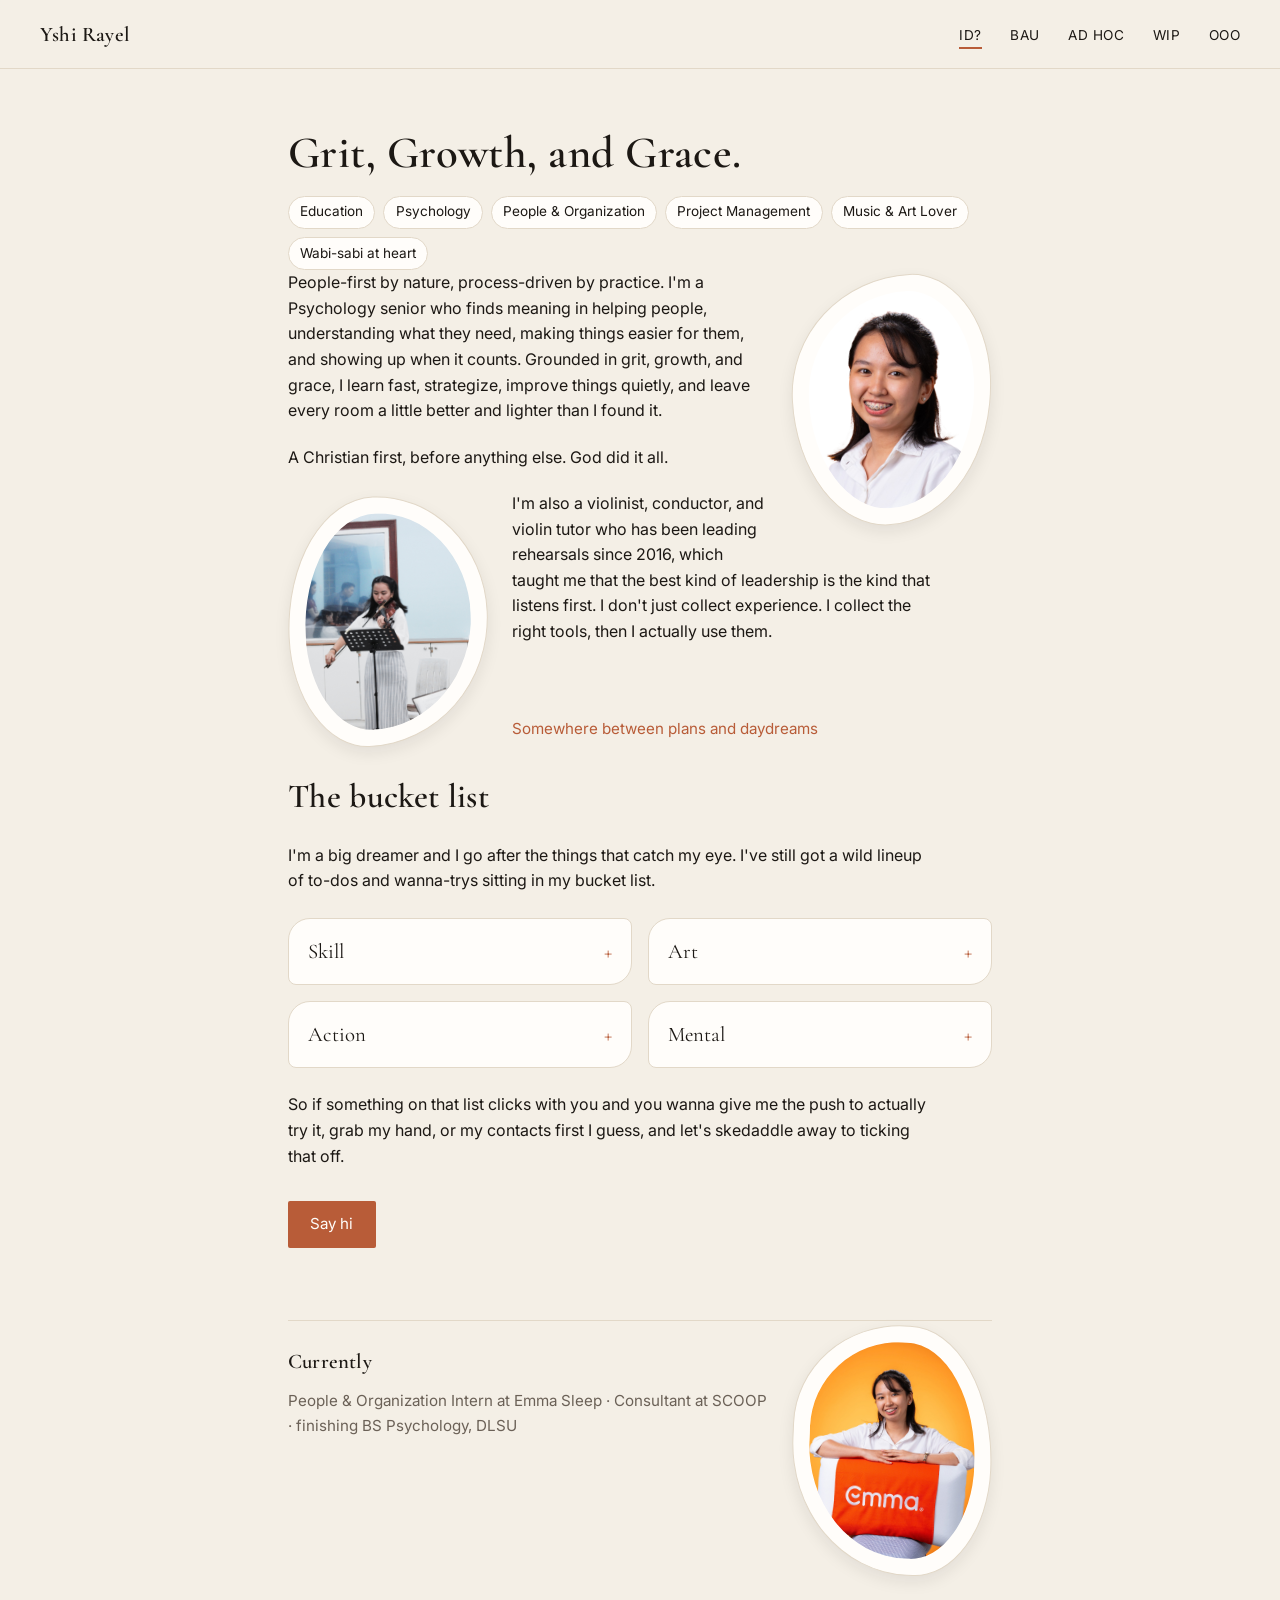
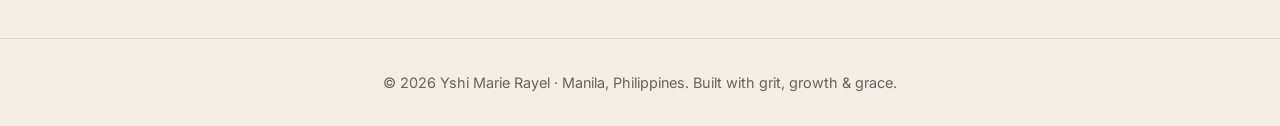
<file: index.html>
<!DOCTYPE html>
<html lang="en">
<head>
<meta charset="UTF-8">
<meta name="viewport" content="width=device-width, initial-scale=1.0">
<title>Yshi Marie Rayel</title>
<link href="https://fonts.googleapis.com/css2?family=Cormorant+Garamond:wght@500;600;700&family=Inter:wght@400;500;600&display=swap" rel="stylesheet">
<link rel="stylesheet" href="style.css">
</head>
<body>

<nav>
  <a href="index.html" class="logo">Yshi Rayel</a>
  <ul class="nav-links">
    <li><a href="index.html" aria-current="page">ID?</a></li>
    <li><a href="bau.html">BAU</a></li>
    <li><a href="adhoc.html">AD HOC</a></li>
    <li><a href="wip.html">WIP</a></li>
    <li><a href="ooo.html">OOO</a></li>
  </ul>
</nav>

<main>

  <section>
    <h1>Grit, Growth, and Grace.</h1>
    <div class="tag-row">
      <span class="tag">Education</span>
      <span class="tag">Psychology</span>
      <span class="tag">People &amp; Organization</span>
      <span class="tag">Project Management</span>
      <span class="tag">Music &amp; Art Lover</span>
      <span class="tag">Wabi-sabi at heart</span>
    </div>

    <div class="photo-blob blob-a photo-accent">
      <img src="images/id_mawi.png" alt="Yshi, candid">
    </div>

    <p>People-first by nature, process-driven by practice. I'm a Psychology senior who finds meaning in helping people, understanding what they need, making things easier for them, and showing up when it counts. Grounded in grit, growth, and grace, I learn fast, strategize, improve things quietly, and leave every room a little better and lighter than I found it.</p>

    <p>A Christian first, before anything else. God did it all.</p>

    <div class="photo-blob blob-b photo-scatter tilt-left">
      <img src="images/violin_standing.png" alt="Standing with violin">
    </div>

    <p>I'm also a violinist, conductor, and violin tutor who has been leading rehearsals since 2016, which taught me that the best kind of leadership is the kind that listens first. I don't just collect experience. I collect the right tools, then I actually use them.</p>
  </section>

  <section>
    <p class="eyebrow">Somewhere between plans and daydreams</p>
    <h2>The bucket list</h2>
    <p>I'm a big dreamer and I go after the things that catch my eye. I've still got a wild lineup of to-dos and wanna-trys sitting in my bucket list.</p>

    <div class="bucket-grid">

      <details class="bucket-cat">
        <summary>Skill</summary>
        <div class="bucket-chips">
          <span class="chip">LET</span>
          <span class="chip">aPHRi</span>
          <span class="chip">Six Sigma</span>
          <span class="chip">PM cert (PMI)</span>
          <span class="chip">own school</span>
        </div>
      </details>

      <details class="bucket-cat">
        <summary>Art</summary>
        <div class="bucket-chips">
          <span class="chip">musical instruments</span>
          <span class="chip">painting</span>
          <span class="chip">drawing</span>
          <span class="chip egg">poetry <a href="#" title="link holder — add proof here someday">✎</a></span>
          <span class="chip">crochet</span>
          <span class="chip">sewing</span>
        </div>
      </details>

      <details class="bucket-cat">
        <summary>Action</summary>
        <div class="bucket-chips">
          <span class="chip">archery</span>
          <span class="chip">roller skating</span>
          <span class="chip">travelling</span>
          <span class="chip">thrifting</span>
        </div>
      </details>

      <details class="bucket-cat">
        <summary>Mental</summary>
        <div class="bucket-chips">
          <span class="chip">coding</span>
          <span class="chip">reading books</span>
        </div>
      </details>

    </div>

    <p style="margin-top:1.5rem">So if something on that list clicks with you and you wanna give me the push to actually try it, grab my hand, or my contacts first I guess, and let's skedaddle away to ticking that off.</p>

    <div class="cta-row">
      <a class="cta" href="ooo.html">Say hi</a>
    </div>
  </section>

  <section>
    <div class="photo-blob blob-c photo-scatter tilt-right">
      <img src="images/emma_pillow.png" alt="At Emma Sleep">
    </div>
    <div class="entry">
      <div class="entry-header"><h3>Currently</h3></div>
      <p class="meta">People &amp; Organization Intern at Emma Sleep · Consultant at SCOOP · finishing BS Psychology, DLSU</p>
    </div>
  </section>

</main>

<footer>
  © 2026 Yshi Marie Rayel · Manila, Philippines. Built with grit, growth &amp; grace.
</footer>

</body>
</html>
</file>
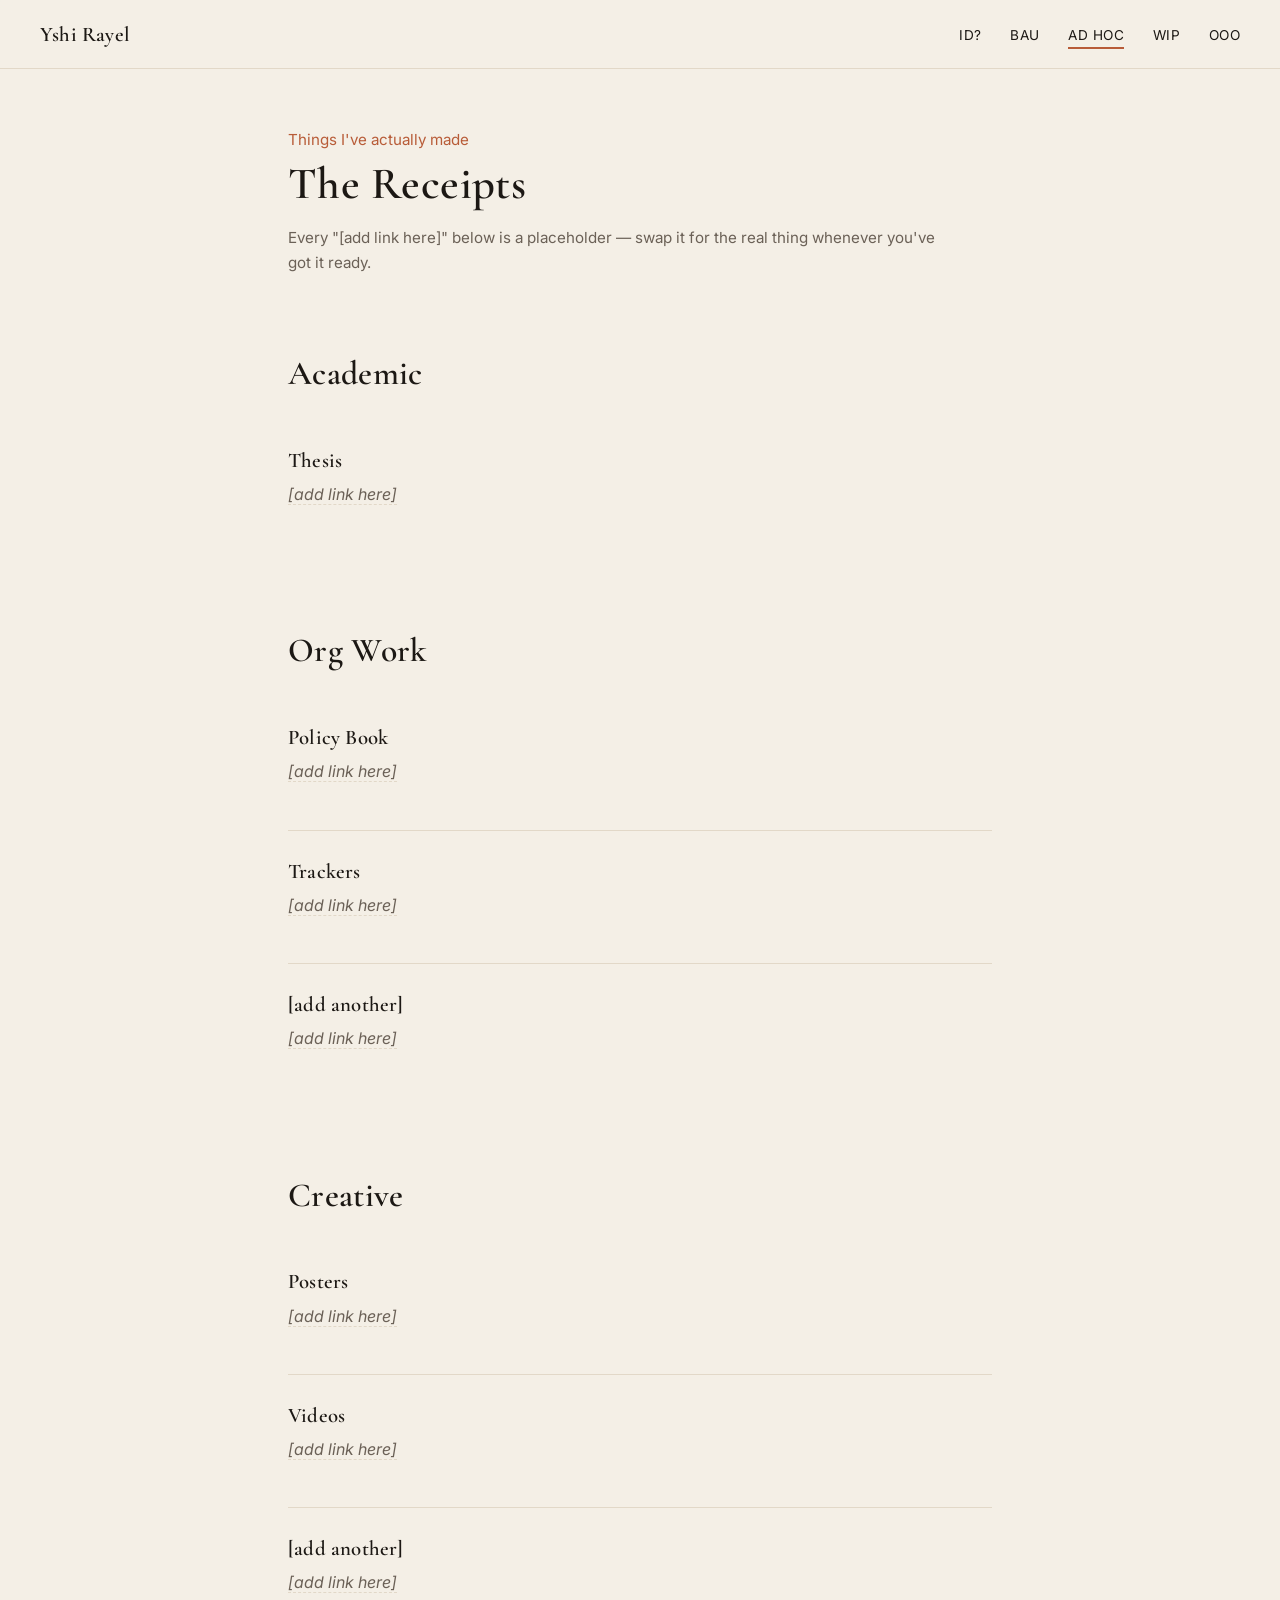
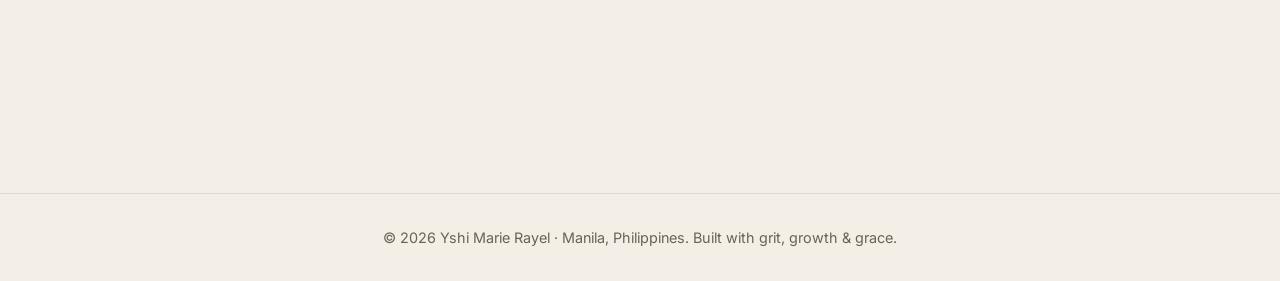
<file: adhoc.html>
<!DOCTYPE html>
<html lang="en">
<head>
<meta charset="UTF-8">
<meta name="viewport" content="width=device-width, initial-scale=1.0">
<title>AD HOC — Yshi Marie Rayel</title>
<link href="https://fonts.googleapis.com/css2?family=Cormorant+Garamond:wght@500;600;700&family=Inter:wght@400;500;600&display=swap" rel="stylesheet">
<link rel="stylesheet" href="style.css">
</head>
<body>

<nav>
  <a href="index.html" class="logo">Yshi Rayel</a>
  <ul class="nav-links">
    <li><a href="index.html">ID?</a></li>
    <li><a href="bau.html">BAU</a></li>
    <li><a href="adhoc.html" aria-current="page">AD HOC</a></li>
    <li><a href="wip.html">WIP</a></li>
    <li><a href="ooo.html">OOO</a></li>
  </ul>
</nav>

<main>

  <section>
    <p class="eyebrow">Things I've actually made</p>
    <h1>The Receipts</h1>
    <p class="meta">Every "[add link here]" below is a placeholder — swap it for the real thing whenever you've got it ready.</p>
  </section>

  <section>
    <h2>Academic</h2>
    <div class="entry">
      <h3>Thesis</h3>
      <p><a class="placeholder-link" href="#">[add link here]</a></p>
    </div>
  </section>

  <section>
    <h2>Org Work</h2>
    <div class="entry">
      <h3>Policy Book</h3>
      <p><a class="placeholder-link" href="#">[add link here]</a></p>
    </div>
    <div class="entry">
      <h3>Trackers</h3>
      <p><a class="placeholder-link" href="#">[add link here]</a></p>
    </div>
    <div class="entry">
      <h3>[add another]</h3>
      <p><a class="placeholder-link" href="#">[add link here]</a></p>
    </div>
  </section>

  <section>
    <h2>Creative</h2>
    <div class="entry">
      <h3>Posters</h3>
      <p><a class="placeholder-link" href="#">[add link here]</a></p>
    </div>
    <div class="entry">
      <h3>Videos</h3>
      <p><a class="placeholder-link" href="#">[add link here]</a></p>
    </div>
    <div class="entry">
      <h3>[add another]</h3>
      <p><a class="placeholder-link" href="#">[add link here]</a></p>
    </div>
  </section>

</main>

<footer>
  © 2026 Yshi Marie Rayel · Manila, Philippines. Built with grit, growth &amp; grace.
</footer>

</body>
</html>
</file>
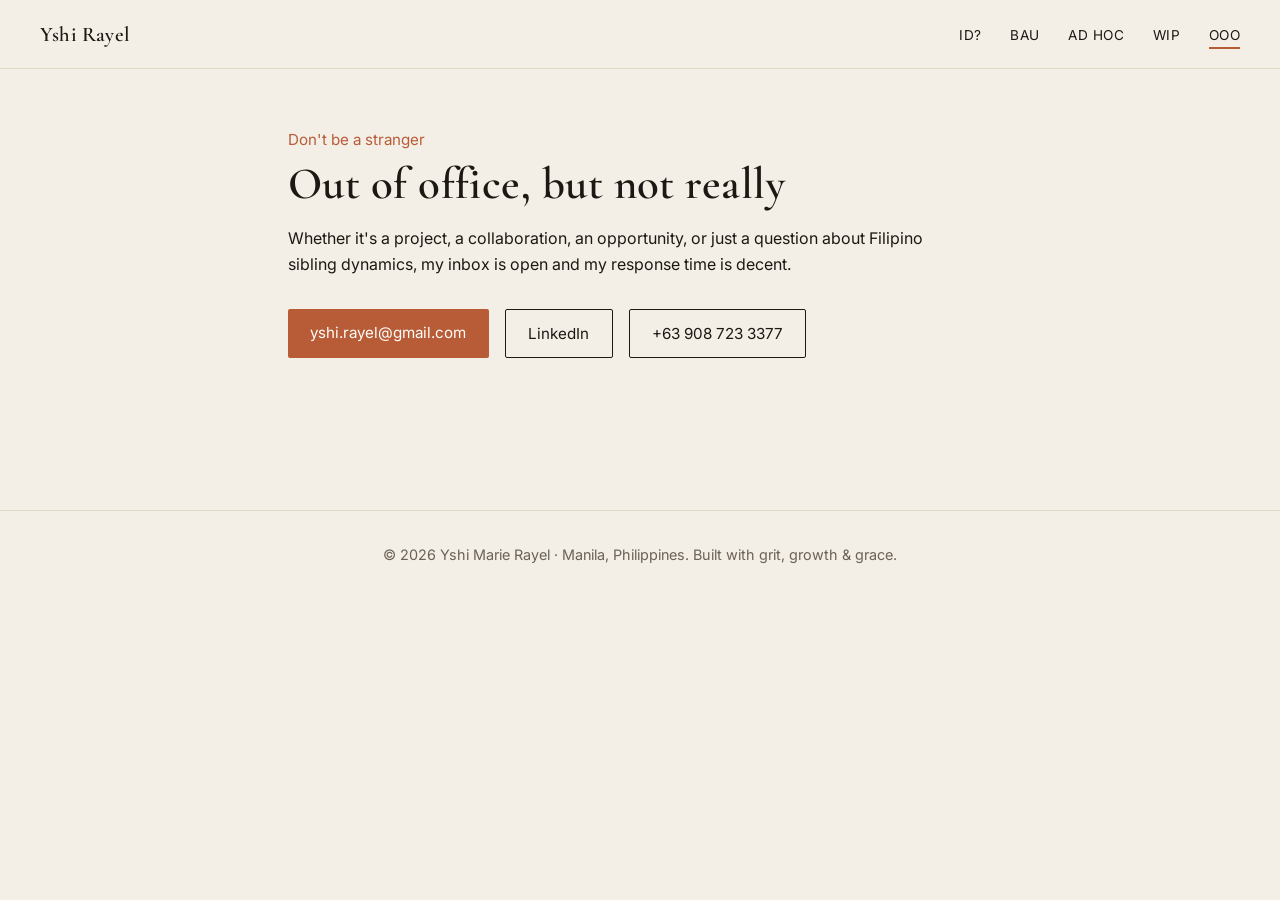
<file: ooo.html>
<!DOCTYPE html>
<html lang="en">
<head>
<meta charset="UTF-8">
<meta name="viewport" content="width=device-width, initial-scale=1.0">
<title>OOO — Yshi Marie Rayel</title>
<link href="https://fonts.googleapis.com/css2?family=Cormorant+Garamond:wght@500;600;700&family=Inter:wght@400;500;600&display=swap" rel="stylesheet">
<link rel="stylesheet" href="style.css">
</head>
<body>

<nav>
  <a href="index.html" class="logo">Yshi Rayel</a>
  <ul class="nav-links">
    <li><a href="index.html">ID?</a></li>
    <li><a href="bau.html">BAU</a></li>
    <li><a href="adhoc.html">AD HOC</a></li>
    <li><a href="wip.html">WIP</a></li>
    <li><a href="ooo.html" aria-current="page">OOO</a></li>
  </ul>
</nav>

<main>

  <section>
    <p class="eyebrow">Don't be a stranger</p>
    <h1>Out of office, but not really</h1>
    <p>Whether it's a project, a collaboration, an opportunity, or just a question about Filipino sibling dynamics, my inbox is open and my response time is decent.</p>

    <div class="cta-row">
      <a class="cta" href="mailto:yshi.rayel@gmail.com">yshi.rayel@gmail.com</a>
      <a class="cta secondary" href="https://www.linkedin.com/in/yshi-marie-rayel">LinkedIn</a>
      <a class="cta secondary" href="tel:+639087233377">+63 908 723 3377</a>
    </div>
  </section>

</main>

<footer>
  © 2026 Yshi Marie Rayel · Manila, Philippines. Built with grit, growth &amp; grace.
</footer>

</body>
</html>
</file>
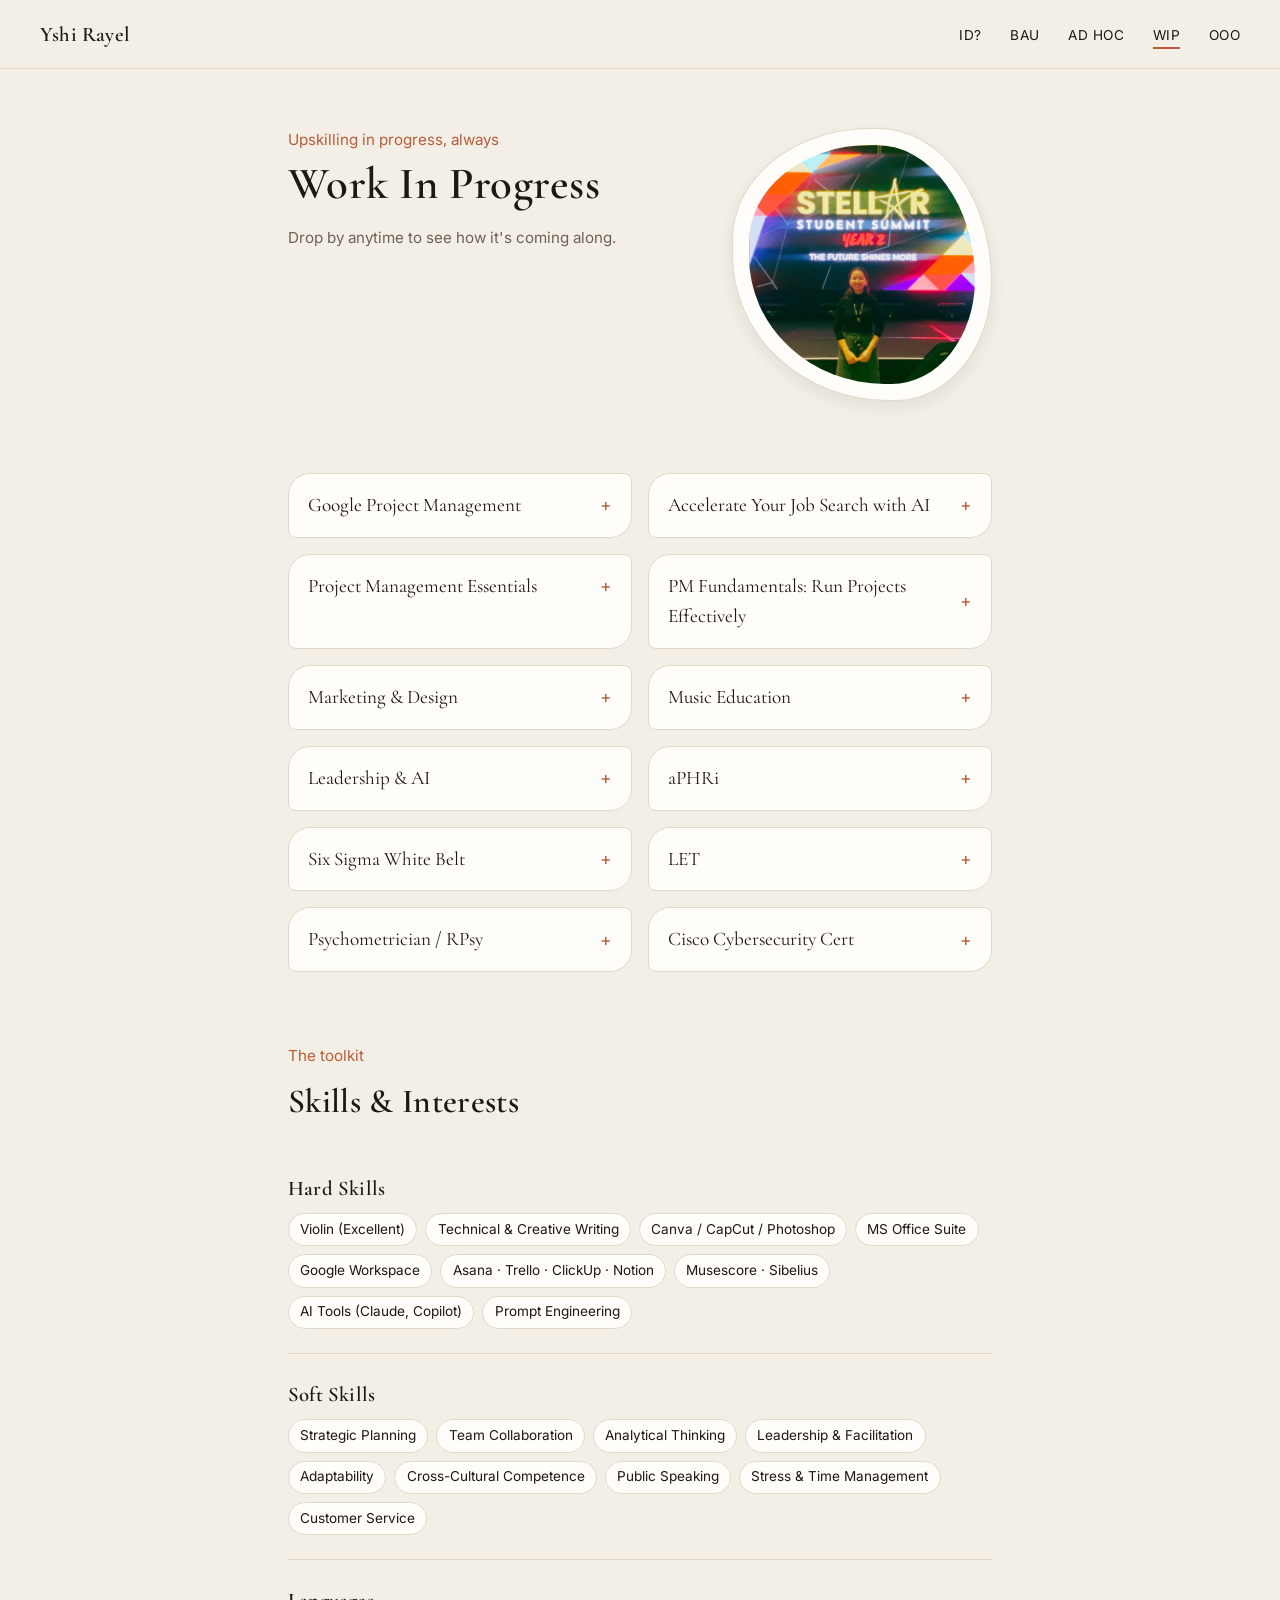
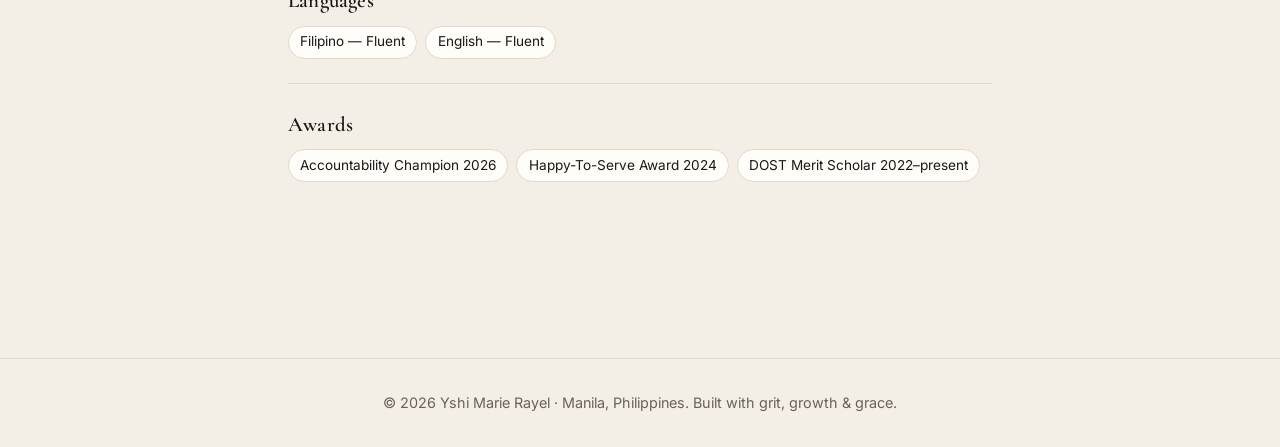
<file: wip.html>
<!DOCTYPE html>
<html lang="en">
<head>
<meta charset="UTF-8">
<meta name="viewport" content="width=device-width, initial-scale=1.0">
<title>WIP — Yshi Marie Rayel</title>
<link href="https://fonts.googleapis.com/css2?family=Cormorant+Garamond:wght@500;600;700&family=Inter:wght@400;500;600&display=swap" rel="stylesheet">
<link rel="stylesheet" href="style.css">
</head>
<body>

<nav>
  <a href="index.html" class="logo">Yshi Rayel</a>
  <ul class="nav-links">
    <li><a href="index.html">ID?</a></li>
    <li><a href="bau.html">BAU</a></li>
    <li><a href="adhoc.html">AD HOC</a></li>
    <li><a href="wip.html" aria-current="page">WIP</a></li>
    <li><a href="ooo.html">OOO</a></li>
  </ul>
</nav>

<main>

  <section>
    <div class="wip-hero">
      <div class="wip-hero-text">
        <p class="eyebrow">Upskilling in progress, always</p>
        <h1>Work In Progress</h1>
        <p class="meta">Drop by anytime to see how it's coming along.</p>
      </div>
      <div class="photo-blob blob-c photo-hero-large">
        <img src="images/BPI.png" alt="BPI">
      </div>
    </div>
  </section>

  <section>
    <div class="cert-grid">

      <details class="cert-cluster">
        <summary>Google Project Management <span class="toggle"></span></summary>
        <div class="cluster-body">
          <div class="cluster-item">
            <h4>Specialization <span class="status done">Done</span></h4>
            <p class="meta">Google / Coursera · May 2025</p>
            <p>The full track, this is the one I lean on most when I'm structuring a project end to end at SCOOP or Street Smart.</p>
            <p><a class="placeholder-link" href="#">[add certificate link]</a></p>
          </div>
          <div class="cluster-item">
            <h4>Foundations, Initiation, Planning, Execution, Agile, Capstone <span class="status done">Done</span></h4>
            <p class="meta">Google / Coursera · May 2025 · 6 individual certificates</p>
            <p>The six that make up the specialization, each one taught me a different phase of actually running a project instead of just starting one.</p>
            <p><a class="placeholder-link" href="#">[add certificate link]</a></p>
          </div>
        </div>
      </details>

      <details class="cert-cluster">
        <summary>Accelerate Your Job Search with AI <span class="toggle"></span></summary>
        <div class="cluster-body">
          <div class="cluster-item">
            <span class="status done">Done</span>
            <p class="meta">Google · May 2025</p>
            <p>This is basically where my prompting habit started, half the reason I can get a tool like this one to actually do what I need.</p>
            <p><a class="placeholder-link" href="#">[add certificate link]</a></p>
          </div>
        </div>
      </details>

      <details class="cert-cluster">
        <summary>Project Management Essentials <span class="toggle"></span></summary>
        <div class="cluster-body">
          <div class="cluster-item">
            <span class="status done">Done</span>
            <p class="meta">Howard University · May 2025</p>
            <p>Filled in the gaps the Google track didn't cover, more of the classic PM fundamentals.</p>
            <p><a class="placeholder-link" href="#">[add certificate link]</a></p>
          </div>
        </div>
      </details>

      <details class="cert-cluster">
        <summary>PM Fundamentals: Run Projects Effectively <span class="toggle"></span></summary>
        <div class="cluster-body">
          <div class="cluster-item">
            <span class="status done">Done</span>
            <p class="meta">Udemy · Nov 2025</p>
            <p>A faster, scrappier PM course, good for when I just needed a refresher between actual projects.</p>
            <p><a class="placeholder-link" href="#">[add certificate link]</a></p>
          </div>
        </div>
      </details>

      <details class="cert-cluster">
        <summary>Marketing &amp; Design <span class="toggle"></span></summary>
        <div class="cluster-body">
          <div class="cluster-item">
            <h4>Introduction to Marketing <span class="status done">Done</span></h4>
            <p class="meta">The Wharton School · Jan 2026</p>
            <p>Useful whenever I'm thinking about how to actually pitch an idea, not just build it.</p>
            <p><a class="placeholder-link" href="#">[add certificate link]</a></p>
          </div>
          <div class="cluster-item">
            <h4>Graphic Design Essentials · Marketing with Canva · Canva for Work <span class="status done">Done</span></h4>
            <p class="meta">Canva · Oct 2025</p>
            <p>This is where all my posters, decks, and promo materials actually come from.</p>
            <p><a class="placeholder-link" href="#">[add certificate link]</a></p>
          </div>
        </div>
      </details>

      <details class="cert-cluster">
        <summary>Music Education <span class="toggle"></span></summary>
        <div class="cluster-body">
          <div class="cluster-item">
            <h4>Teaching the Violin and Viola: Creating a Healthy Foundation <span class="status done">Done</span></h4>
            <p class="meta">Northwestern University Bienen School of Music · May 2023</p>
            <p>This shaped how I actually tutor now, more about building good habits early than just correcting mistakes later.</p>
            <p><a class="placeholder-link" href="#">[add certificate link]</a></p>
          </div>
          <div class="cluster-item">
            <h4>Fundamentals of Rehearsing Music Ensembles <span class="status done">Done</span></h4>
            <p class="meta">UNC Chapel Hill · Apr 2025</p>
            <p>I use this to hone my conducting skills, keeping rehearsals efficient and the whole orchestra actually engaged instead of just going through the motions.</p>
            <p><a class="placeholder-link" href="#">[add certificate link]</a></p>
          </div>
        </div>
      </details>

      <details class="cert-cluster">
        <summary>Leadership &amp; AI <span class="toggle"></span></summary>
        <div class="cluster-body">
          <div class="cluster-item">
            <h4>Claude 101 <span class="status done">Done</span></h4>
            <p class="meta">Anthropic</p>
            <p>The basics behind how I actually get the most out of a tool like this one.</p>
            <p><a class="placeholder-link" href="#">[add certificate link]</a></p>
          </div>
          <div class="cluster-item">
            <h4>McKinsey Org Course <span class="status done">Done</span></h4>
            <p class="meta">July 2026</p>
            <p>Changed how I think about structuring a team, less about titles, more about how work actually flows.</p>
            <p><a class="placeholder-link" href="#">[add certificate link]</a></p>
          </div>
          <div class="cluster-item">
            <h4>Aspire Leaders Program <span class="status done">Done</span></h4>
            <p class="meta">July 2026</p>
            <p>Pushed me to think past just managing people, toward actually developing them.</p>
            <p><a class="placeholder-link" href="#">[add certificate link]</a></p>
          </div>
        </div>
      </details>

      <details class="cert-cluster">
        <summary>aPHRi <span class="toggle"></span></summary>
        <div class="cluster-body">
          <div class="cluster-item">
            <span class="status progress">In Progress</span>
            <p class="meta">HRCI · financial aid application in motion with Coursera</p>
            <p>The credential that actually backs up the HR work I've already been doing, on paper this time.</p>
          </div>
        </div>
      </details>

      <details class="cert-cluster">
        <summary>Six Sigma White Belt <span class="toggle"></span></summary>
        <div class="cluster-body">
          <div class="cluster-item">
            <span class="status progress">In Progress</span>
            <p class="meta">Targeting completion before end of 2026</p>
            <p>Wanted a sharper process-improvement lens to bring back into SCOOP and Emma both.</p>
          </div>
        </div>
      </details>

      <details class="cert-cluster">
        <summary>LET <span class="toggle"></span></summary>
        <div class="cluster-body">
          <div class="cluster-item">
            <span class="status parked">Parked</span>
            <p class="meta">Licensure Exam for Teachers · review starts Jan 2027, exam March 2027</p>
            <p>The one that actually gets me closer to Galing Academy.</p>
          </div>
        </div>
      </details>

      <details class="cert-cluster">
        <summary>Psychometrician / RPsy <span class="toggle"></span></summary>
        <div class="cluster-body">
          <div class="cluster-item">
            <span class="status parked">Parked</span>
            <p class="meta">Registered Psychologist path · genuinely long-term, no timeline yet</p>
            <p>A faraway dream, but one I haven't let go of.</p>
          </div>
        </div>
      </details>

      <details class="cert-cluster">
        <summary>Cisco Cybersecurity Cert <span class="toggle"></span></summary>
        <div class="cluster-body">
          <div class="cluster-item">
            <span class="status parked">Parked</span>
            <p class="meta">lol, someday</p>
          </div>
        </div>
      </details>

    </div>
  </section>

  <section>
    <p class="eyebrow">The toolkit</p>
    <h2>Skills &amp; Interests</h2>

    <div class="entry">
      <h3>Hard Skills</h3>
      <div class="tag-row">
        <span class="tag">Violin (Excellent)</span>
        <span class="tag">Technical &amp; Creative Writing</span>
        <span class="tag">Canva / CapCut / Photoshop</span>
        <span class="tag">MS Office Suite</span>
        <span class="tag">Google Workspace</span>
        <span class="tag">Asana · Trello · ClickUp · Notion</span>
        <span class="tag">Musescore · Sibelius</span>
        <span class="tag">AI Tools (Claude, Copilot)</span>
        <span class="tag">Prompt Engineering</span>
      </div>
    </div>

    <div class="entry">
      <h3>Soft Skills</h3>
      <div class="tag-row">
        <span class="tag">Strategic Planning</span>
        <span class="tag">Team Collaboration</span>
        <span class="tag">Analytical Thinking</span>
        <span class="tag">Leadership &amp; Facilitation</span>
        <span class="tag">Adaptability</span>
        <span class="tag">Cross-Cultural Competence</span>
        <span class="tag">Public Speaking</span>
        <span class="tag">Stress &amp; Time Management</span>
        <span class="tag">Customer Service</span>
      </div>
    </div>

    <div class="entry">
      <h3>Languages</h3>
      <div class="tag-row">
        <span class="tag">Filipino — Fluent</span>
        <span class="tag">English — Fluent</span>
      </div>
    </div>

    <div class="entry">
      <h3>Awards</h3>
      <div class="tag-row">
        <span class="tag">Accountability Champion 2026</span>
        <span class="tag">Happy-To-Serve Award 2024</span>
        <span class="tag">DOST Merit Scholar 2022–present</span>
      </div>
    </div>
  </section>

</main>

<footer>
  © 2026 Yshi Marie Rayel · Manila, Philippines. Built with grit, growth &amp; grace.
</footer>

</body>
</html>
</file>
<file: style.css>
:root{
  --cream:#f4efe6;
  --ink:#1c1814;
  --rust:#b85c38;
  --paper:#fffdfa;
  --line:#e2d8c8;
  --muted:#6b6157;
  --done:#6b7d4f;
  --parked:#a39a8c;
}

*{margin:0;padding:0;box-sizing:border-box}
html{scroll-behavior:smooth}

body{
  background:var(--cream);
  color:var(--ink);
  font-family:'Inter',system-ui,sans-serif;
  font-size:16px;
  line-height:1.6;
}

h1,h2,h3,.logo{
  font-family:'Cormorant Garamond',serif;
  font-weight:600;
  letter-spacing:.01em;
}

a{color:inherit;text-decoration:none}

/* ---------- Nav ---------- */
nav{
  position:fixed;
  top:0;left:0;right:0;
  padding:1.1rem 2.5rem;
  display:flex;
  justify-content:space-between;
  align-items:center;
  background:rgba(244,239,230,.92);
  backdrop-filter:blur(6px);
  border-bottom:1px solid var(--line);
  z-index:100;
}

.logo{font-size:1.3rem}

.nav-links{display:flex;gap:1.8rem;list-style:none}

.nav-links a{
  font-size:.85rem;
  letter-spacing:.03em;
  padding:.3rem 0;
  border-bottom:2px solid transparent;
  transition:border-color .2s ease;
}

.nav-links a:hover,
.nav-links a[aria-current="page"]{ border-color:var(--rust) }

/* ---------- Layout ---------- */
main{max-width:760px;margin:0 auto;padding:8rem 1.75rem 5rem}
section{margin-bottom:4.5rem}

.eyebrow{color:var(--rust);font-size:.95rem;margin-bottom:.4rem}

h1{font-size:2.8rem;line-height:1.15;margin-bottom:1rem}
h2{font-size:2.1rem;margin-bottom:1.2rem}
h3{font-size:1.3rem;margin-bottom:.3rem}

p{margin-bottom:1rem;max-width:65ch}

.meta{color:var(--muted);font-size:.95rem;margin-bottom:1.5rem}

.cta{
  display:inline-block;
  margin-top:.5rem;
  padding:.7rem 1.4rem;
  background:var(--rust);
  color:var(--paper);
  border-radius:2px;
  font-size:.95rem;
}
.cta.secondary{background:transparent;border:1px solid var(--ink);color:var(--ink)}
.cta-row{display:flex;gap:1rem;flex-wrap:wrap;margin-top:1.5rem}

/* ---------- Tag row (identity tags on ID? page) ---------- */
.tag-row{display:flex;flex-wrap:wrap;gap:.5rem;margin-top:.5rem}
.tag{
  font-size:.85rem;
  padding:.3rem .7rem;
  background:var(--paper);
  border:1px solid var(--line);
  border-radius:20px;
}

/* ---------- Small aside note (placeholders needing her input) ---------- */
.note{
  font-style:italic;
  color:var(--muted);
  font-size:.9rem;
  border-left:2px solid var(--line);
  padding-left:.9rem;
  margin:.8rem 0 1.5rem;
}

/* ---------- Short values line (droit a la deconnexion) ---------- */
.values-line{
  font-size:.95rem;
  color:var(--muted);
  border-top:1px solid var(--line);
  border-bottom:1px solid var(--line);
  padding:.8rem 0;
  margin-bottom:2rem;
}
.values-line strong{color:var(--ink)}

/* ---------- Entries (resume-style roles) ---------- */
.entry{padding:1.5rem 0;border-top:1px solid var(--line)}
.entry:first-of-type{border-top:none}
.entry-header{display:flex;justify-content:space-between;flex-wrap:wrap;gap:.3rem;margin-bottom:.4rem}
.entry ul{margin-left:1.2rem;margin-bottom:.5rem}

/* ---------- Photo blobs ---------- */
.photo-blob{
  background:var(--paper);
  border:1px solid var(--line);
  display:flex;align-items:center;justify-content:center;
  color:var(--muted);font-size:.8rem;text-align:center;padding:1rem;
  object-fit:cover;
  box-shadow:0 6px 16px rgba(28,24,20,.08);
  transition:transform .3s ease;
}
.photo-blob img{width:100%;height:100%;object-fit:cover;border-radius:inherit}

.blob-a{ border-radius:62% 38% 55% 45% / 48% 42% 58% 52%; }
.blob-b{ border-radius:45% 55% 62% 38% / 55% 48% 52% 45%; }
.blob-c{ border-radius:55% 45% 38% 62% / 42% 58% 45% 55%; }

.photo-accent{
  width:200px;
  aspect-ratio:4/5;
  float:right;
  margin:.3rem 0 1.5rem 1.5rem;
  transform:rotate(-3deg);
}
.photo-accent:hover{transform:rotate(-8deg)}

.photo-scatter{width:200px;aspect-ratio:4/5;margin:.3rem 0 1.5rem}
.photo-scatter.tilt-left{float:left;margin-right:1.5rem;transform:rotate(-2.5deg)}
.photo-scatter.tilt-left:hover{transform:rotate(-7deg)}
.photo-scatter.tilt-right{float:right;margin-left:1.5rem;transform:rotate(2.5deg)}
.photo-scatter.tilt-right:hover{transform:rotate(7deg)}

/* smaller variant for resume-style pages where text should stay dominant */
.photo-mini{
  width:120px;
  aspect-ratio:4/5;
  float:right;
  margin:.2rem 0 1rem 1.2rem;
  transform:rotate(2deg);
}
.photo-mini:hover{transform:rotate(6deg)}

h1,h2,h3{clear:both}

p{margin-bottom:1.3rem}

@media (prefers-reduced-motion:reduce){
  .photo-blob,.photo-accent,.photo-scatter{transition:none}
}

/* ---------- Bucket list: 2x2 category grid, tap/click to open ---------- */
.bucket-grid{
  display:grid;
  grid-template-columns:1fr 1fr;
  gap:1rem;
  margin-top:1.5rem;
}

.bucket-cat{
  background:var(--paper);
  border:1px solid var(--line);
  border-radius:22px 8px 22px 8px;
  padding:1rem 1.2rem;
}

.bucket-cat summary{
  cursor:pointer;
  font-family:'Cormorant Garamond',serif;
  font-size:1.3rem;
  list-style:none;
}
.bucket-cat summary::-webkit-details-marker{display:none}
.bucket-cat summary::after{
  content:'+';
  float:right;
  color:var(--rust);
}
.bucket-cat[open] summary::after{content:'\2013'}

.bucket-chips{
  display:flex;flex-wrap:wrap;gap:.5rem;
  margin-top:.9rem;
}

.chip{
  font-size:.85rem;
  padding:.4rem .8rem;
  background:var(--cream);
  border:1px solid var(--line);
  border-radius:16px 6px 16px 6px;
}

.chip.egg a{color:var(--rust);margin-left:.3rem}

@media (max-width:640px){
  .bucket-grid{grid-template-columns:1fr}
}

/* ---------- Certs / status tags ---------- */
.status{
  display:inline-block;
  font-size:.75rem;
  padding:.15rem .6rem;
  border-radius:12px;
  margin-left:.5rem;
  vertical-align:middle;
}
.status.done{background:var(--done);color:var(--paper)}
.status.progress{border:1px solid var(--rust);color:var(--rust)}
.status.parked{border:1px solid var(--parked);color:var(--parked)}

/* ---------- WIP hero: flex layout so photo doesn't create dead whitespace ---------- */
.wip-hero{
  display:flex;
  align-items:flex-start;
  justify-content:space-between;
  gap:2rem;
  flex-wrap:wrap;
}
.wip-hero-text{flex:1 1 260px}

.photo-hero-large{
  width:260px;
  aspect-ratio:1/1.05;
  flex-shrink:0;
}

@media (max-width:640px){
  .wip-hero{flex-wrap:wrap-reverse}
  .photo-hero-large{width:200px;margin:0 auto}
}

/* ---------- Cert clusters: expandable cards, grouped by cert not by status ---------- */
.cert-grid{
  display:grid;
  grid-template-columns:1fr 1fr;
  gap:1rem;
  margin-top:1.5rem;
}
@media (max-width:640px){ .cert-grid{grid-template-columns:1fr} }

.cert-cluster{
  background:var(--paper);
  border:1px solid var(--line);
  border-radius:22px 8px 22px 8px;
  padding:1rem 1.2rem;
  transition:box-shadow .25s ease;
}
.cert-cluster:hover{ box-shadow:0 8px 20px rgba(28,24,20,.1) }

.cert-cluster summary{
  cursor:pointer;
  font-family:'Cormorant Garamond',serif;
  font-size:1.2rem;
  list-style:none;
  display:flex;
  justify-content:space-between;
  align-items:center;
  gap:.5rem;
}
.cert-cluster summary::-webkit-details-marker{display:none}
.cert-cluster summary .toggle{ color:var(--rust); font-family:'Inter',sans-serif; font-size:1.1rem }
.cert-cluster[open] summary .toggle::before{content:'\2013'}
.cert-cluster summary .toggle::before{content:'+'}

.cluster-body{
  margin-top:1rem;
  padding:1rem;
  background:rgba(255,253,250,.7);
  backdrop-filter:blur(6px);
  -webkit-backdrop-filter:blur(6px);
  border-radius:16px 6px 16px 6px;
  border:1px solid var(--line);
  animation:clusterFade .3s ease;
}

@keyframes clusterFade{
  from{opacity:0;transform:translateY(-4px)}
  to{opacity:1;transform:translateY(0)}
}

.cluster-item{margin-bottom:1rem}
.cluster-item:last-child{margin-bottom:0}
.cluster-item h4{font-family:'Inter',sans-serif;font-size:.95rem;font-weight:600;margin-bottom:.15rem}
.cluster-item .meta{margin-bottom:.3rem;font-size:.85rem}
.cluster-item p{font-size:.9rem;margin-bottom:.3rem}

@media (prefers-reduced-motion:reduce){
  .cluster-body{animation:none}
}

/* ---------- Receipts placeholder links ---------- */
.placeholder-link{
  color:var(--muted);
  font-style:italic;
  border-bottom:1px dashed var(--line);
}

/* ---------- Footer ---------- */
footer{
  border-top:1px solid var(--line);
  padding:2rem 2.5rem;
  text-align:center;
  color:var(--muted);
  font-size:.9rem;
}

/* ---------- Responsive ---------- */
@media (max-width:640px){
  nav{padding:1rem 1.25rem}
  .nav-links{gap:1rem}
  .nav-links a{font-size:.78rem}
  main{padding:7rem 1.25rem 3rem}
  h1{font-size:2.1rem}
  h2{font-size:1.6rem}
}
</file>
